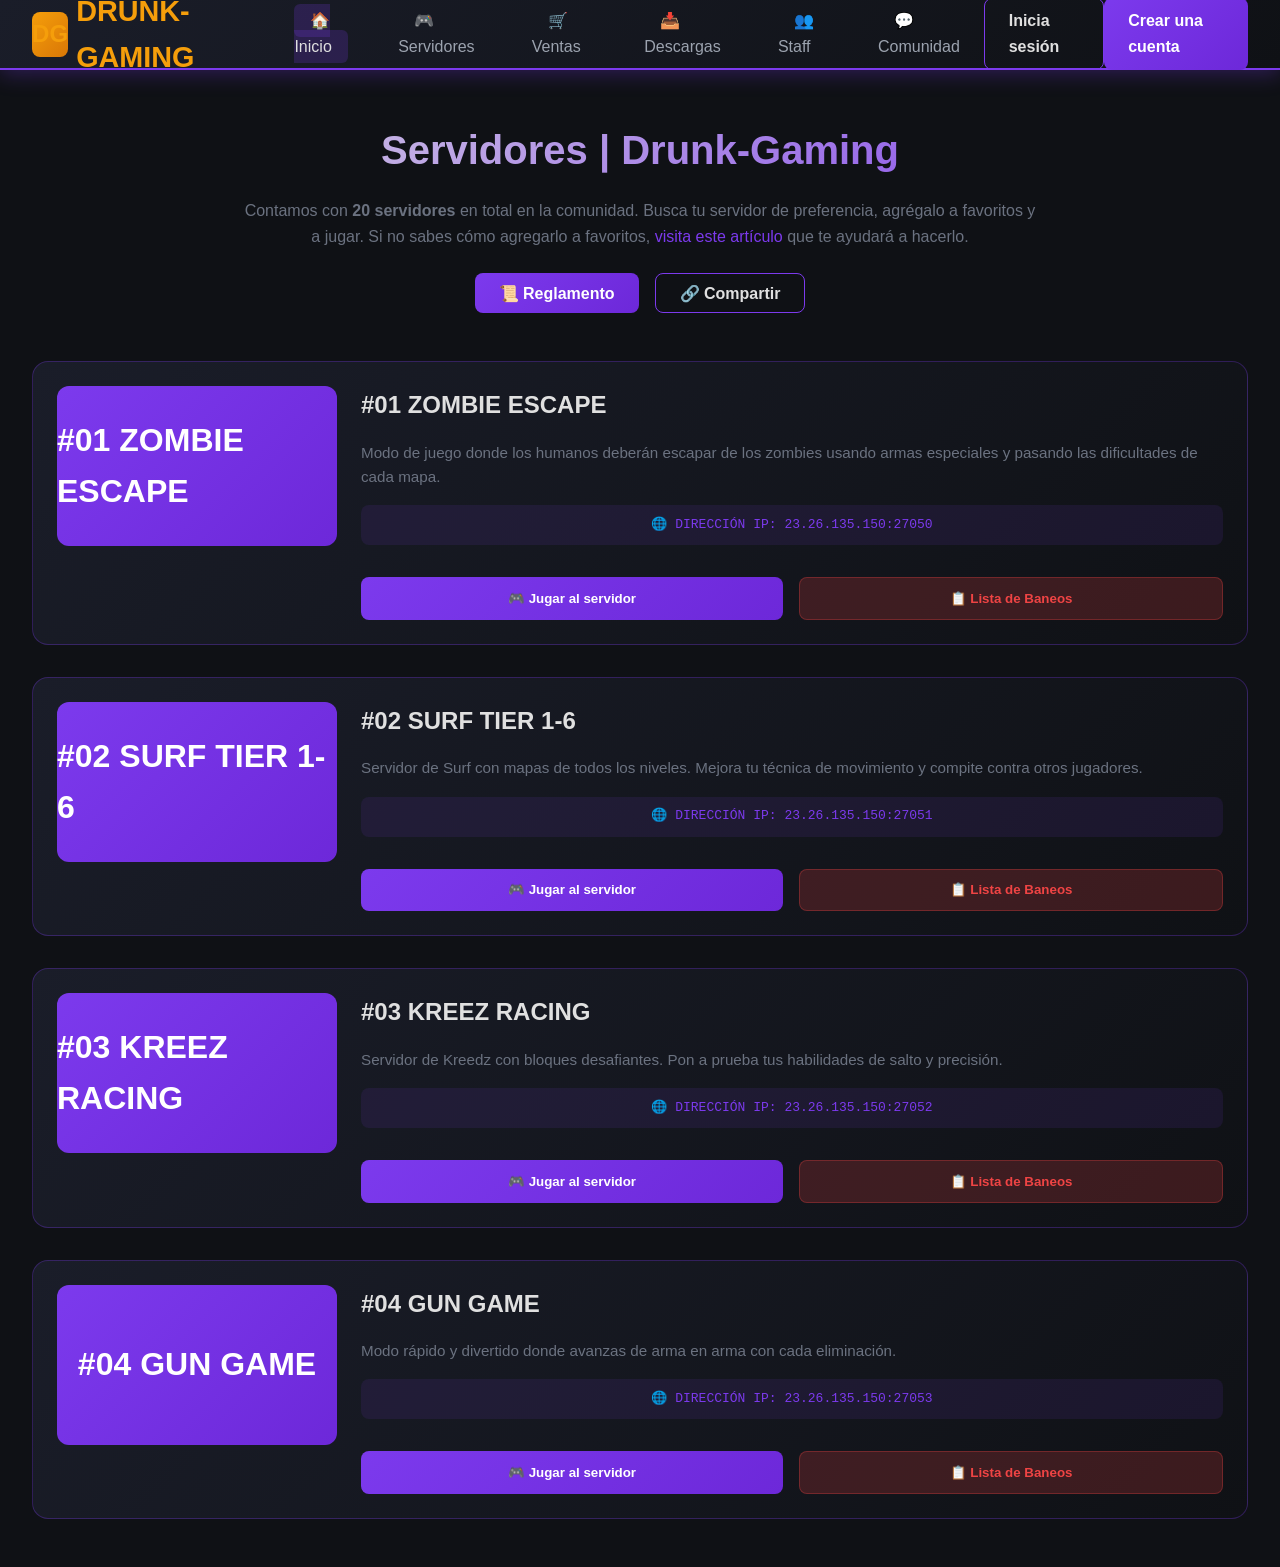
<file: drunk gaming/index.html>
<!DOCTYPE html>
<html lang="es">
<head>
    <meta charset="UTF-8">
    <meta name="viewport" content="width=device-width, initial-scale=1.0">
    <title>Servidores | Drunk-Gaming</title>
    <link rel="stylesheet" href="css/style.css">
    <link rel="stylesheet" href="css/responsive.css">
</head>
<body class="logged-out">
    <!-- Navigation -->
    <nav class="navbar">
        <div class="nav-left">
            <a href="index.html" class="logo">
                <div class="logo-icon">DG</div>
                <span>DRUNK-GAMING</span>
            </a>
            <ul class="nav-menu">
                <li><a href="index.html" class="active">🏠 Inicio</a></li>
                <li><a href="#servidores">🎮 Servidores</a></li>
                <li><a href="#ventas">🛒 Ventas</a></li>
                <li><a href="#descargas">📥 Descargas</a></li>
                <li><a href="#staff">👥 Staff</a></li>
                <li><a href="#comunidad">💬 Comunidad</a></li>
            </ul>
        </div>
        
        <div class="nav-right">
            <!-- Logged Out -->
            <div class="auth-buttons" id="authButtons">
                <a href="login.html" class="btn btn-login">Inicia sesión</a>
                <a href="register.html" class="btn btn-register">Crear una cuenta</a>
            </div>
            
            <!-- Logged In -->
            <div class="user-menu" id="userMenu " style="display: flex;">
                <!-- Admin Panel Tab -->
                <div class="admin-panel">
                    <button class="icon-btn" onclick="toggleAdminPanel()" title="Panel de Admin">
                        ⚙️
                    </button>
                    <div class="admin-dropdown" id="adminDropdown">
                        <h3>⚙️ Configuración de Admin</h3>
                        <div class="form-group">
                            <label>Tag CS</label>
                            <input type="text" id="csTag" placeholder="Ingresa el tag que usarás en los servidores">
                            <div class="form-help">Ingresa el tag que utilizarás en los servidores.</div>
                        </div>
                        <div class="form-group">
                            <label>Contraseña</label>
                            <input type="password" id="adminPassword" placeholder="••••••••">
                            <div class="form-help">Ingresa la contraseña que utilizarás para proteger tu Admin CS.</div>
                        </div>
                        <div class="form-group">
                            <label>Grabación de demos automáticas</label>
                            <select id="demoRecording">
                                <option value="no">No grabar demos</option>
                                <option value="auto">Grabación automática</option>
                                <option value="manual">Grabación manual</option>
                            </select>
                        </div>
                        <button class="btn btn-register btn-full" onclick="saveAdminSettings()">
                            💾 Guardar Configuración
                        </button>
                    </div>
                </div>

                <!-- Notifications -->
                <button class="icon-btn" onclick="showNotifications()" title="Notificaciones">
                    🔔
                    <span class="badge" id="notifBadge">3</span>
                </button>

                <!-- Messages -->
                <button class="icon-btn" onclick="showMessages()" title="Mensajes">
                    ✉️
                    <span class="badge" id="msgBadge">1</span>
                </button>

                <!-- User Profile -->
                <div class="dropdown">
                    <div class="user-profile" onclick="toggleUserMenu()">
                        <div class="user-avatar" id="userAvatar">U</div>
                        <span id="userName">Usuario</span>
                        <span>▼</span>
                    </div>
                    <div class="dropdown-menu" id="userDropdown">
                        <div class="dropdown-header">👤 Mi Cuenta</div>
                        <div class="dropdown-item" onclick="showProfile()">👤 Perfil</div>
                        <div class="dropdown-item" onclick="showSettings()">⚙️ Configuración</div>
                        <div class="dropdown-item" onclick="window.location.href='admin-panel.html'">🛡️ Panel de Admin</div>
                        <div class="dropdown-item" onclick="logout()" style="color: #ef4444;">🚪 Cerrar sesión</div>
                    </div>
                </div>
            </div>
        </div>
    </nav>

    <!-- Main Content -->
    <main class="main-content">
        <div class="page-header">
            <h1>Servidores | Drunk-Gaming</h1>
            <p>
                Contamos con <strong>20 servidores</strong> en total en la comunidad. Busca tu servidor de preferencia, 
                agrégalo a favoritos y a jugar. Si no sabes cómo agregarlo a favoritos, 
                <a href="#">visita este artículo</a> que te ayudará a hacerlo.
            </p>
            <div class="action-buttons">
                <button class="btn btn-register">📜 Reglamento</button>
                <button class="btn btn-login">🔗 Compartir</button>
            </div>
        </div>

        <!-- Servers Grid -->
        <div class="servers-grid" id="serversGrid">
            <!-- Servers will be loaded by JavaScript -->
        </div>
    </main>

    <script src="js/auth.js"></script>
    <script src="js/main.js"></script>
</body>
</html>
</file>
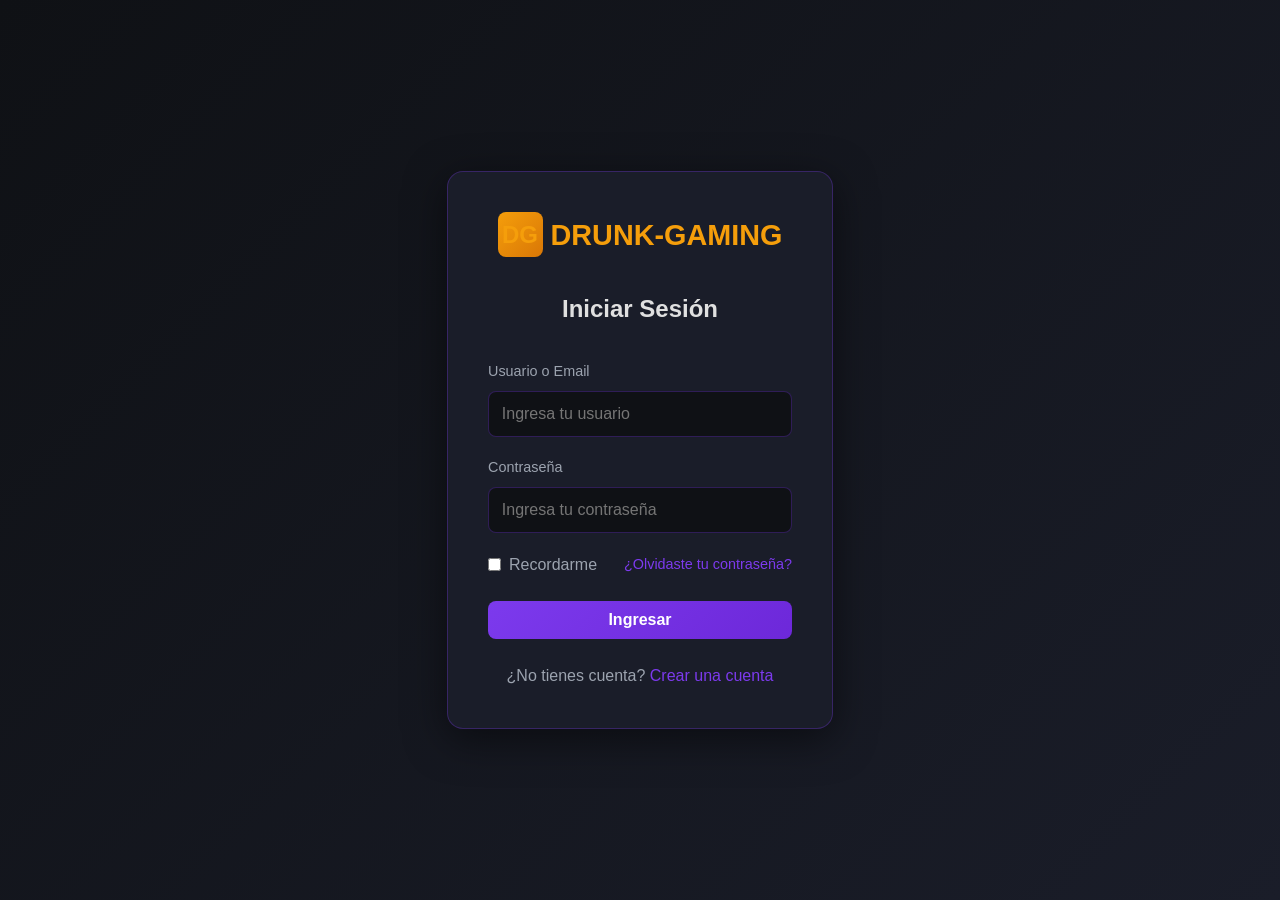
<file: drunk gaming/login.html>
<!DOCTYPE html>
<html lang="es">
<head>
    <meta charset="UTF-8">
    <meta name="viewport" content="width=device-width, initial-scale=1.0">
    <title>Iniciar Sesión | Drunk-Gaming</title>
    <link rel="stylesheet" href="css/style.css">
</head>
<body class="login-page">
    <div class="login-container">
        <div class="login-box">
            <a href="index.html" class="logo-login">
                <div class="logo-icon">DG</div>
                <span>DRUNK-GAMING</span>
            </a>
            
            <h2>Iniciar Sesión</h2>
            
            <form id="loginForm" onsubmit="handleLogin(event)">
                <div class="form-group">
                    <label>Usuario o Email</label>
                    <input type="text" id="loginUser" required placeholder="Ingresa tu usuario">
                </div>
                
                <div class="form-group">
                    <label>Contraseña</label>
                    <input type="password" id="loginPass" required placeholder="Ingresa tu contraseña">
                </div>
                
                <div class="form-options">
                    <label class="checkbox">
                        <input type="checkbox" id="rememberMe">
                        <span>Recordarme</span>
                    </label>
                    <a href="#" class="forgot-pass">¿Olvidaste tu contraseña?</a>
                </div>
                
                <button type="submit" class="btn btn-register btn-full">Ingresar</button>
            </form>
            
            <div class="login-footer">
                <p>¿No tienes cuenta? <a href="register.html">Crear una cuenta</a></p>
            </div>
        </div>
    </div>
    
    <script src="js/auth.js"></script>
</body>
</html>
</file>
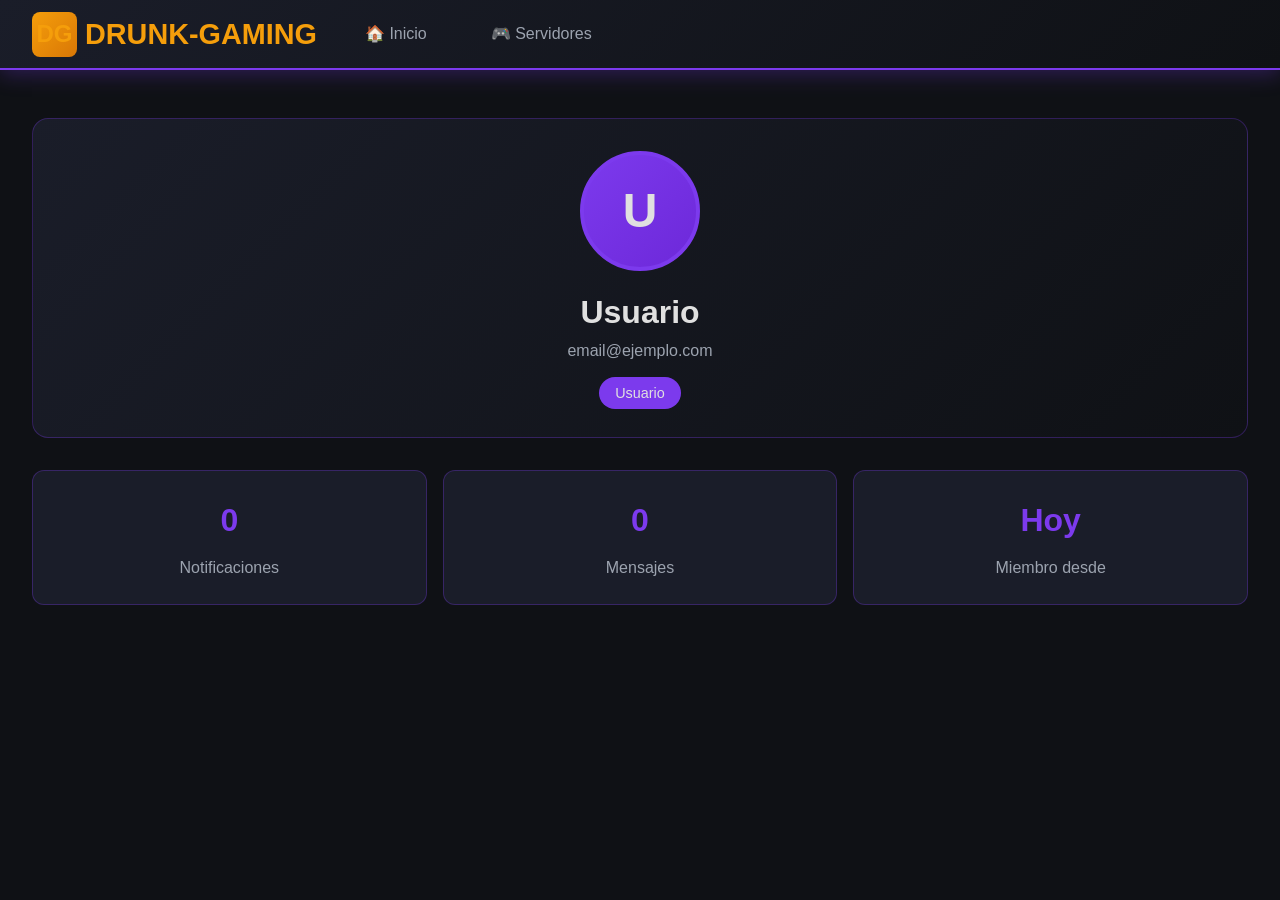
<file: drunk gaming/profile.html>
<!DOCTYPE html>
<html lang="es">
<head>
    <meta charset="UTF-8">
    <meta name="viewport" content="width=device-width, initial-scale=1.0">
    <title>Mi Perfil | Drunk-Gaming</title>
    <link rel="stylesheet" href="css/style.css">
    <style>
        .profile-header {
            background: linear-gradient(135deg, var(--bg-card) 0%, var(--bg-dark) 100%);
            border: 1px solid var(--border-color);
            border-radius: 16px;
            padding: 2rem;
            margin-bottom: 2rem;
            text-align: center;
        }
        
        .profile-avatar-large {
            width: 120px;
            height: 120px;
            border-radius: 50%;
            background: linear-gradient(135deg, var(--primary-color), var(--primary-dark));
            display: flex;
            align-items: center;
            justify-content: center;
            font-size: 3rem;
            font-weight: bold;
            margin: 0 auto 1rem;
            border: 4px solid var(--primary-color);
        }
        
        .profile-stats {
            display: grid;
            grid-template-columns: repeat(auto-fit, minmax(200px, 1fr));
            gap: 1rem;
            margin-top: 2rem;
        }
        
        .stat-card {
            background: var(--bg-card);
            border: 1px solid var(--border-color);
            border-radius: 12px;
            padding: 1.5rem;
            text-align: center;
        }
        
        .stat-value {
            font-size: 2rem;
            font-weight: bold;
            color: var(--primary-color);
        }
        
        .stat-label {
            color: var(--text-secondary);
            margin-top: 0.5rem;
        }
    </style>
</head>
<body>
    <nav class="navbar">
        <div class="nav-left">
            <a href="index.html" class="logo">
                <div class="logo-icon">DG</div>
                <span>DRUNK-GAMING</span>
            </a>
            <ul class="nav-menu">
                <li><a href="index.html">🏠 Inicio</a></li>
                <li><a href="index.html#servidores">🎮 Servidores</a></li>
            </ul>
        </div>
        <div class="nav-right" id="navRight">
            <!-- Se carga dinámicamente -->
        </div>
    </nav>

    <main class="main-content">
        <div class="profile-header">
            <div class="profile-avatar-large" id="profileAvatar">U</div>
            <h1 id="profileUsername">Usuario</h1>
            <p id="profileEmail" style="color: var(--text-secondary);">email@ejemplo.com</p>
            <div style="margin-top: 1rem;">
                <span id="profileRank" style="background: var(--primary-color); padding: 0.5rem 1rem; border-radius: 20px; font-size: 0.9rem;">
                    Usuario
                </span>
            </div>
        </div>

        <div class="profile-stats">
            <div class="stat-card">
                <div class="stat-value" id="statNotifications">0</div>
                <div class="stat-label">Notificaciones</div>
            </div>
            <div class="stat-card">
                <div class="stat-value" id="statMessages">0</div>
                <div class="stat-label">Mensajes</div>
            </div>
            <div class="stat-card">
                <div class="stat-value" id="statJoined">Hoy</div>
                <div class="stat-label">Miembro desde</div>
            </div>
        </div>
    </main>

    <script src="js/auth.js"></script>
    <script>
        // Cargar datos del perfil
        document.addEventListener('DOMContentLoaded', function() {
            fetch('php/check_session.php')
                .then(response => response.json())
                .then(data => {
                    if (data.loggedIn) {
                        document.getElementById('profileUsername').textContent = data.user.username;
                        document.getElementById('profileEmail').textContent = data.user.email;
                        document.getElementById('profileAvatar').textContent = data.user.username.charAt(0).toUpperCase();
                        
                        if (data.user.is_admin == 1) {
                            document.getElementById('profileRank').textContent = 'Administrador';
                            document.getElementById('profileRank').style.background = 'var(--danger)';
                        }
                        
                        // Cargar estadísticas
                        loadProfileStats();
                    } else {
                        window.location.href = 'login.html';
                    }
                });
        });
        
        function loadProfileStats() {
            fetch('php/get_notifications.php')
                .then(r => r.json())
                .then(data => {
                    if (data.success) {
                        document.getElementById('statNotifications').textContent = data.notifications.length;
                    }
                });
                
            fetch('php/get_messages.php')
                .then(r => r.json())
                .then(data => {
                    if (data.success) {
                        document.getElementById('statMessages').textContent = data.messages.length;
                    }
                });
        }
    </script>
</body>
</html>
</file>
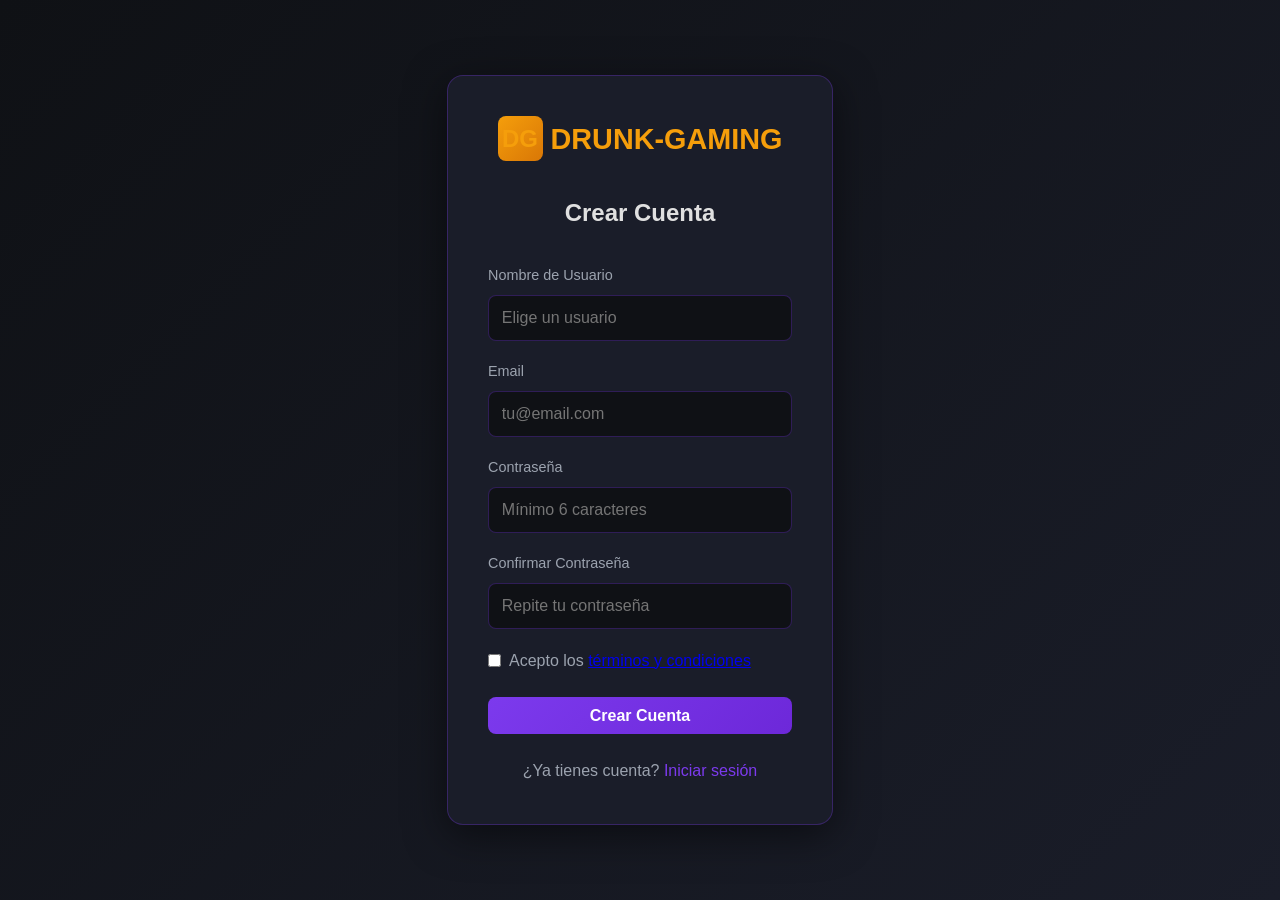
<file: drunk gaming/register.html>
<!DOCTYPE html>
<html lang="es">
<head>
    <meta charset="UTF-8">
    <meta name="viewport" content="width=device-width, initial-scale=1.0">
    <title>Crear Cuenta | Drunk-Gaming</title>
    <link rel="stylesheet" href="css/style.css">
</head>
<body class="login-page">
    <div class="login-container">
        <div class="login-box">
            <a href="index.html" class="logo-login">
                <div class="logo-icon">DG</div>
                <span>DRUNK-GAMING</span>
            </a>
            
            <h2>Crear Cuenta</h2>
            
            <form id="registerForm" onsubmit="handleRegister(event)">
                <div class="form-group">
                    <label>Nombre de Usuario</label>
                    <input type="text" id="regUser" required placeholder="Elige un usuario">
                </div>
                
                <div class="form-group">
                    <label>Email</label>
                    <input type="email" id="regEmail" required placeholder="tu@email.com">
                </div>
                
                <div class="form-group">
                    <label>Contraseña</label>
                    <input type="password" id="regPass" required placeholder="Mínimo 6 caracteres">
                </div>
                
                <div class="form-group">
                    <label>Confirmar Contraseña</label>
                    <input type="password" id="regPassConfirm" required placeholder="Repite tu contraseña">
                </div>
                
                <div class="form-options">
                    <label class="checkbox">
                        <input type="checkbox" required>
                        <span>Acepto los <a href="#">términos y condiciones</a></span>
                    </label>
                </div>
                
                <button type="submit" class="btn btn-register btn-full">Crear Cuenta</button>
            </form>
            
            <div class="login-footer">
                <p>¿Ya tienes cuenta? <a href="login.html">Iniciar sesión</a></p>
            </div>
        </div>
    </div>
    
    <script src="js/auth.js"></script>
</body>
</html>
</file>
<file: drunk gaming/css/style.css>
/* ========================================
   VARIABLES & RESET
======================================== */
:root {
    --primary-color: #7c3aed;
    --primary-dark: #6d28d9;
    --secondary-color: #f59e0b;
    --bg-dark: #0f1115;
    --bg-card: #1a1d29;
    --text-primary: #e0e0e0;
    --text-secondary: #9ca3af;
    --text-muted: #6b7280;
    --border-color: rgba(124, 58, 237, 0.3);
    --success: #10b981;
    --danger: #ef4444;
}

* {
    margin: 0;
    padding: 0;
    box-sizing: border-box;
}

body {
    font-family: 'Segoe UI', Tahoma, Geneva, Verdana, sans-serif;
    background: var(--bg-dark);
    color: var(--text-primary);
    min-height: 100vh;
    line-height: 1.6;
}

/* ========================================
   NAVIGATION BAR
======================================== */
.navbar {
    background: linear-gradient(135deg, var(--bg-card) 0%, var(--bg-dark) 100%);
    padding: 0 2rem;
    height: 70px;
    display: flex;
    align-items: center;
    justify-content: space-between;
    border-bottom: 2px solid var(--primary-color);
    box-shadow: 0 4px 20px rgba(124, 58, 237, 0.3);
    position: sticky;
    top: 0;
    z-index: 1000;
}

.nav-left {
    display: flex;
    align-items: center;
    gap: 2rem;
}

.logo {
    display: flex;
    align-items: center;
    gap: 0.5rem;
    font-size: 1.8rem;
    font-weight: bold;
    color: var(--secondary-color);
    text-decoration: none;
}

.logo-icon {
    width: 45px;
    height: 45px;
    background: linear-gradient(135deg, var(--secondary-color), #d97706);
    border-radius: 8px;
    display: flex;
    align-items: center;
    justify-content: center;
    font-size: 1.5rem;
}

.nav-menu {
    display: flex;
    gap: 2rem;
    list-style: none;
}

.nav-menu a {
    color: var(--text-secondary);
    text-decoration: none;
    padding: 0.5rem 1rem;
    border-radius: 6px;
    transition: all 0.3s;
}

.nav-menu a:hover, .nav-menu a.active {
    color: var(--text-primary);
    background: rgba(124, 58, 237, 0.2);
}

.nav-right {
    display: flex;
    align-items: center;
    gap: 1.5rem;
}

/* ========================================
   BUTTONS
======================================== */
.btn {
    padding: 0.6rem 1.5rem;
    border: none;
    border-radius: 8px;
    cursor: pointer;
    font-weight: 600;
    transition: all 0.3s;
    text-decoration: none;
    display: inline-flex;
    align-items: center;
    gap: 0.5rem;
    font-size: 1rem;
}

.btn-login {
    background: transparent;
    color: var(--text-primary);
    border: 1px solid var(--primary-color);
}

.btn-login:hover {
    background: rgba(124, 58, 237, 0.2);
}

.btn-register {
    background: linear-gradient(135deg, var(--primary-color), var(--primary-dark));
    color: white;
}

.btn-register:hover {
    transform: translateY(-2px);
    box-shadow: 0 4px 15px rgba(124, 58, 237, 0.5);
}

.btn-full {
    width: 100%;
    justify-content: center;
}

/* ========================================
   USER MENU & DROPDOWNS
======================================== */
.user-menu {
    display: none;
    align-items: center;
    gap: 1rem;
}

.user-menu.active {
    display: flex;
}

.icon-btn {
    background: transparent;
    border: none;
    color: var(--text-secondary);
    font-size: 1.3rem;
    cursor: pointer;
    padding: 0.5rem;
    border-radius: 8px;
    position: relative;
    transition: all 0.3s;
}

.icon-btn:hover {
    color: var(--text-primary);
    background: rgba(124, 58, 237, 0.2);
}

.badge {
    position: absolute;
    top: 2px;
    right: 2px;
    background: var(--danger);
    color: white;
    font-size: 0.7rem;
    padding: 0.1rem 0.3rem;
    border-radius: 10px;
}

.user-profile {
    display: flex;
    align-items: center;
    gap: 0.5rem;
    cursor: pointer;
    padding: 0.4rem 1rem;
    background: rgba(124, 58, 237, 0.1);
    border-radius: 20px;
    border: 1px solid var(--border-color);
    transition: all 0.3s;
}

.user-profile:hover {
    background: rgba(124, 58, 237, 0.2);
}

.user-avatar {
    width: 35px;
    height: 35px;
    border-radius: 50%;
    background: linear-gradient(135deg, var(--primary-color), var(--primary-dark));
    display: flex;
    align-items: center;
    justify-content: center;
    font-weight: bold;
}

.dropdown {
    position: relative;
}

.dropdown-menu {
    position: absolute;
    top: calc(100% + 10px);
    right: 0;
    background: var(--bg-card);
    border: 1px solid var(--border-color);
    border-radius: 12px;
    min-width: 250px;
    box-shadow: 0 10px 40px rgba(0, 0, 0, 0.5);
    display: none;
    z-index: 1000;
}

.dropdown-menu.active {
    display: block;
}

.dropdown-header {
    padding: 1rem;
    border-bottom: 1px solid rgba(124, 58, 237, 0.2);
    font-weight: 600;
    color: var(--primary-color);
}

.dropdown-item {
    padding: 0.8rem 1rem;
    cursor: pointer;
    transition: all 0.3s;
    color: var(--text-primary);
}

.dropdown-item:hover {
    background: rgba(124, 58, 237, 0.1);
}

/* ========================================
   ADMIN PANEL DROPDOWN
======================================== */
.admin-panel {
    position: relative;
}

.admin-dropdown {
    position: absolute;
    top: calc(100% + 10px);
    right: 80px;
    background: var(--bg-card);
    border: 1px solid var(--border-color);
    border-radius: 12px;
    width: 400px;
    box-shadow: 0 10px 40px rgba(0, 0, 0, 0.5);
    display: none;
    z-index: 1000;
    padding: 1.5rem;
}

.admin-dropdown.active {
    display: block;
}

.admin-dropdown h3 {
    color: var(--primary-color);
    margin-bottom: 1.5rem;
    font-size: 1.3rem;
}

/* ========================================
   FORMS
======================================== */
.form-group {
    margin-bottom: 1.2rem;
}

.form-group label {
    display: block;
    margin-bottom: 0.5rem;
    color: var(--text-secondary);
    font-size: 0.9rem;
}

.form-group input,
.form-group select {
    width: 100%;
    padding: 0.8rem;
    background: var(--bg-dark);
    border: 1px solid var(--border-color);
    border-radius: 8px;
    color: var(--text-primary);
    font-size: 1rem;
    transition: all 0.3s;
}

.form-group input:focus,
.form-group select:focus {
    outline: none;
    border-color: var(--primary-color);
    box-shadow: 0 0 0 3px rgba(124, 58, 237, 0.1);
}

.form-help {
    font-size: 0.8rem;
    color: var(--text-muted);
    margin-top: 0.4rem;
}

/* ========================================
   MAIN CONTENT
======================================== */
.main-content {
    padding: 3rem 2rem;
    max-width: 1400px;
    margin: 0 auto;
}

.page-header {
    text-align: center;
    margin-bottom: 3rem;
}

.page-header h1 {
    font-size: 2.5rem;
    margin-bottom: 1rem;
    background: linear-gradient(135deg, var(--text-primary), var(--primary-color));
    -webkit-background-clip: text;
    -webkit-text-fill-color: transparent;
}

.page-header p {
    color: var(--text-muted);
    max-width: 800px;
    margin: 0 auto;
}

.page-header a {
    color: var(--primary-color);
    text-decoration: none;
}

.action-buttons {
    display: flex;
    gap: 1rem;
    justify-content: center;
    margin-top: 1.5rem;
}

/* ========================================
   SERVER CARDS
======================================== */
.servers-grid {
    display: grid;
    grid-template-columns: repeat(auto-fill, minmax(600px, 1fr));
    gap: 2rem;
}

.server-card {
    background: linear-gradient(135deg, var(--bg-card) 0%, var(--bg-dark) 100%);
    border: 1px solid var(--border-color);
    border-radius: 16px;
    overflow: hidden;
    display: flex;
    gap: 1.5rem;
    padding: 1.5rem;
    transition: all 0.3s;
}

.server-card:hover {
    transform: translateY(-5px);
    border-color: rgba(124, 58, 237, 0.5);
    box-shadow: 0 10px 40px rgba(124, 58, 237, 0.3);
}

.server-image {
    width: 280px;
    height: 160px;
    background: linear-gradient(135deg, var(--primary-color), var(--primary-dark));
    border-radius: 12px;
    display: flex;
    align-items: center;
    justify-content: center;
    font-size: 2rem;
    font-weight: bold;
    color: white;
    position: relative;
    overflow: hidden;
}

.server-info {
    flex: 1;
    display: flex;
    flex-direction: column;
    gap: 1rem;
}

.server-title {
    font-size: 1.5rem;
    font-weight: bold;
}

.server-description {
    color: var(--text-muted);
    line-height: 1.6;
    font-size: 0.95rem;
}

.server-ip {
    background: rgba(124, 58, 237, 0.1);
    padding: 0.6rem 1rem;
    border-radius: 8px;
    font-family: monospace;
    color: var(--primary-color);
    text-align: center;
    margin-top: auto;
}

.server-actions {
    display: flex;
    gap: 1rem;
    margin-top: 1rem;
}

.btn-join {
    flex: 1;
    background: linear-gradient(135deg, var(--primary-color), var(--primary-dark));
    color: white;
    padding: 0.8rem;
    justify-content: center;
    border: none;
    cursor: pointer;
    border-radius: 8px;
    font-weight: 600;
    transition: all 0.3s;
}

.btn-join:hover {
    transform: translateY(-2px);
    box-shadow: 0 4px 15px rgba(124, 58, 237, 0.5);
}

.btn-bans {
    flex: 1;
    background: rgba(239, 68, 68, 0.2);
    color: var(--danger);
    padding: 0.8rem;
    justify-content: center;
    border: 1px solid rgba(239, 68, 68, 0.3);
    border-radius: 8px;
    cursor: pointer;
    font-weight: 600;
    transition: all 0.3s;
}

.btn-bans:hover {
    background: rgba(239, 68, 68, 0.3);
}

/* ========================================
   LOGIN/REGISTER PAGES
======================================== */
.login-page {
    display: flex;
    align-items: center;
    justify-content: center;
    min-height: 100vh;
    background: linear-gradient(135deg, var(--bg-dark) 0%, #1a1d29 100%);
}

.login-container {
    width: 100%;
    max-width: 450px;
    padding: 2rem;
}

.login-box {
    background: var(--bg-card);
    border: 1px solid var(--border-color);
    border-radius: 16px;
    padding: 2.5rem;
    box-shadow: 0 10px 40px rgba(0, 0, 0, 0.5);
}

.logo-login {
    display: flex;
    align-items: center;
    gap: 0.5rem;
    font-size: 1.8rem;
    font-weight: bold;
    color: var(--secondary-color);
    text-decoration: none;
    justify-content: center;
    margin-bottom: 2rem;
}

.login-box h2 {
    text-align: center;
    margin-bottom: 2rem;
    color: var(--text-primary);
}

.form-options {
    display: flex;
    justify-content: space-between;
    align-items: center;
    margin-bottom: 1.5rem;
}

.checkbox {
    display: flex;
    align-items: center;
    gap: 0.5rem;
    color: var(--text-secondary);
    cursor: pointer;
}

.checkbox input {
    cursor: pointer;
}

.forgot-pass {
    color: var(--primary-color);
    text-decoration: none;
    font-size: 0.9rem;
}

.login-footer {
    text-align: center;
    margin-top: 1.5rem;
    color: var(--text-secondary);
}

.login-footer a {
    color: var(--primary-color);
    text-decoration: none;
}

/* ========================================
   ADMIN PANEL PAGE
======================================== */
.admin-page {
    background: var(--bg-dark);
}

.admin-content {
    display: flex;
    min-height: calc(100vh - 70px);
}

.admin-sidebar {
    width: 280px;
    background: var(--bg-card);
    border-right: 1px solid var(--border-color);
    padding: 2rem 1rem;
}

.admin-user-info {
    text-align: center;
    padding: 1.5rem;
    border-bottom: 1px solid var(--border-color);
    margin-bottom: 1.5rem;
}

.user-avatar-large {
    width: 80px;
    height: 80px;
    border-radius: 50%;
    background: linear-gradient(135deg, var(--primary-color), var(--primary-dark));
    display: flex;
    align-items: center;
    justify-content: center;
    font-size: 2rem;
    font-weight: bold;
    margin: 0 auto 1rem;
}

.admin-rank {
    color: var(--primary-color);
    font-weight: 600;
}

.admin-menu {
    list-style: none;
}

.admin-menu li {
    padding: 1rem;
    cursor: pointer;
    border-radius: 8px;
    margin-bottom: 0.5rem;
    transition: all 0.3s;
    color: var(--text-secondary);
}

.admin-menu li:hover, .admin-menu li.active {
    background: rgba(124, 58, 237, 0.2);
    color: var(--text-primary);
}

.admin-main {
    flex: 1;
    padding: 2rem;
}

.admin-section {
    display: none;
}

.admin-section.active {
    display: block;
}

.admin-section h2 {
    margin-bottom: 1.5rem;
    color: var(--text-primary);
}

.admin-card {
    background: var(--bg-card);
    border: 1px solid var(--border-color);
    border-radius: 12px;
    padding: 1.5rem;
    margin-bottom: 1.5rem;
}

.admin-card h3 {
    color: var(--primary-color);
    margin-bottom: 1rem;
}

.code-block {
    background: var(--bg-dark);
    padding: 1rem;
    border-radius: 8px;
    font-family: monospace;
    color: var(--success);
    margin-top: 1rem;
}

/* ========================================
   UTILITY CLASSES
======================================== */
.logged-out .user-menu,
.logged-out .admin-tab {
    display: none !important;
}

.logged-in .auth-buttons {
    display: none !important;
}

.hide {
    display: none !important;
}
</file>
<file: drunk gaming/css/responsive.css>
/* ========================================
   RESPONSIVE DESIGN
======================================== */

@media (max-width: 1024px) {
    .servers-grid {
        grid-template-columns: 1fr;
    }
    
    .server-card {
        flex-direction: column;
    }
    
    .server-image {
        width: 100%;
    }
}

@media (max-width: 768px) {
    .navbar {
        padding: 0 1rem;
    }
    
    .nav-menu {
        display: none;
    }
    
    .nav-left {
        gap: 1rem;
    }
    
    .admin-dropdown {
        width: 300px;
        right: 0;
    }
    
    .main-content {
        padding: 2rem 1rem;
    }
    
    .page-header h1 {
        font-size: 2rem;
    }
    
    .servers-grid {
        gap: 1.5rem;
    }
    
    .server-card {
        padding: 1rem;
    }
    
    .admin-content {
        flex-direction: column;
    }
    
    .admin-sidebar {
        width: 100%;
        border-right: none;
        border-bottom: 1px solid var(--border-color);
    }
    
    .admin-main {
        padding: 1rem;
    }
}

@media (max-width: 480px) {
    .logo span {
        display: none;
    }
    
    .page-header h1 {
        font-size: 1.5rem;
    }
    
    .action-buttons {
        flex-direction: column;
    }
    
    .server-actions {
        flex-direction: column;
    }
    
    .login-box {
        padding: 1.5rem;
    }
}
</file>
